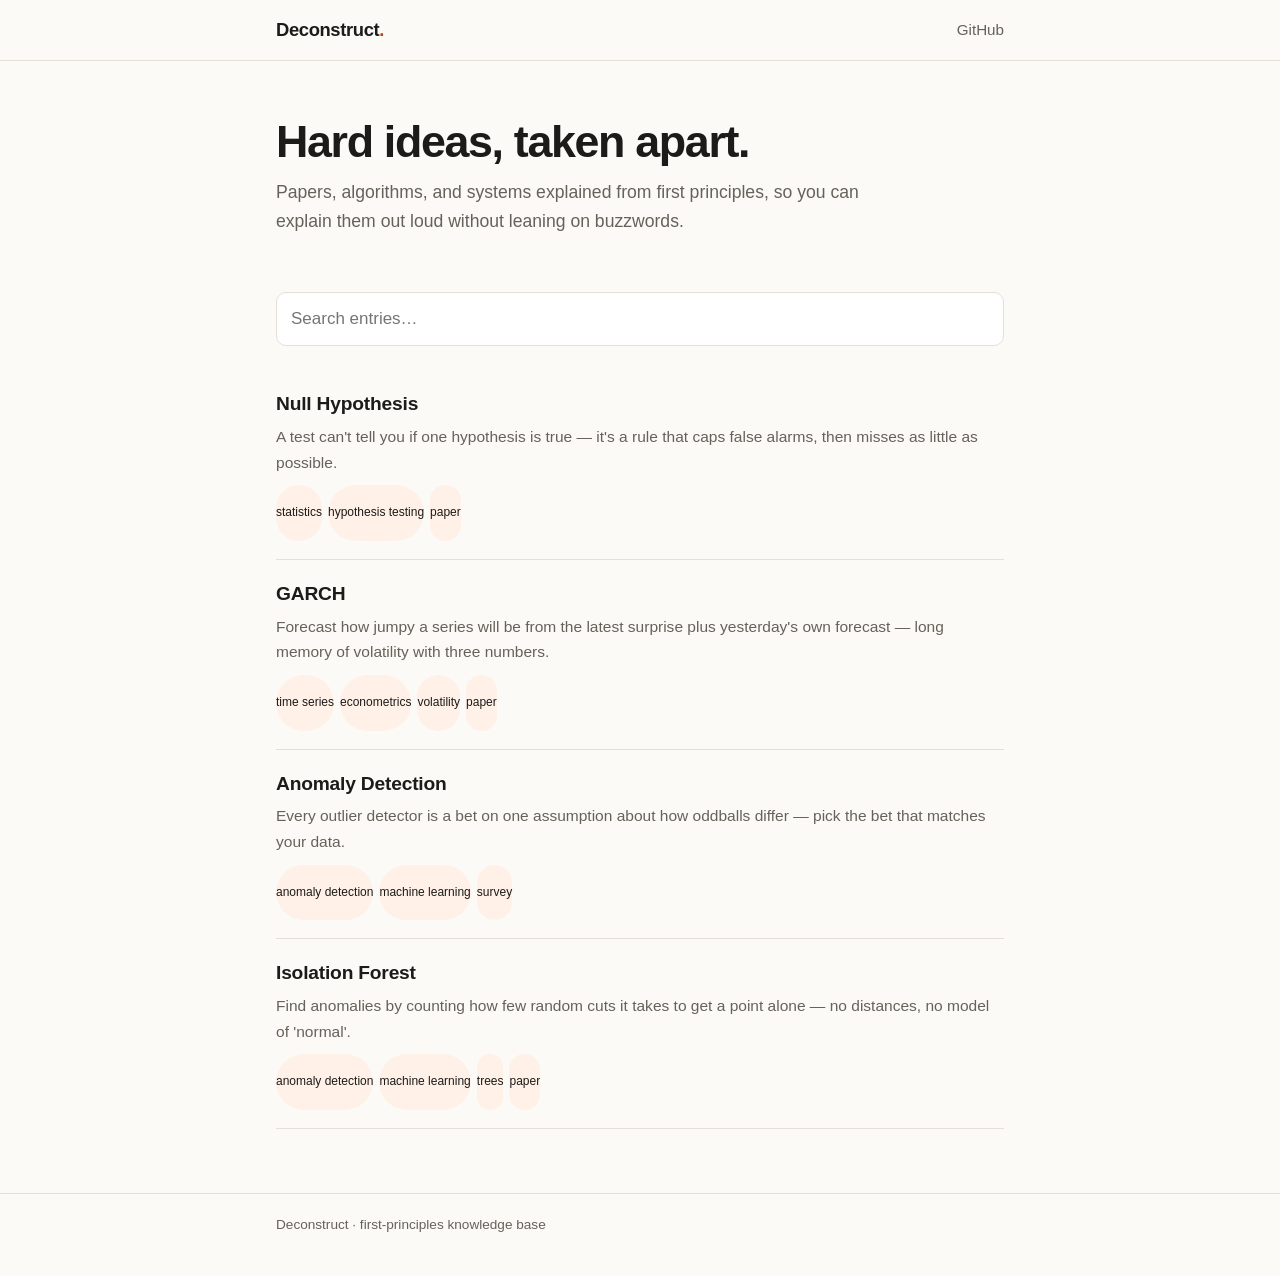
<file: index.html>
<!doctype html>
<html lang="en">
<head>
  <meta charset="utf-8">
  <meta name="viewport" content="width=device-width, initial-scale=1">
  <title>Deconstruct</title>
  <meta name="description" content="Dense technical ideas, rebuilt from first principles in plain language.">
  <link rel="stylesheet" href="assets/style.css">
</head>
<body>
  <header class="site-header">
    <div class="wrap">
      <a class="brand" href="./">Deconstruct<span>.</span></a>
      <nav><a href="https://github.com/clarkngo/deconstruct">GitHub</a></nav>
    </div>
  </header>

  <main class="wrap">
    <section class="hero">
      <h1>Hard ideas, taken apart.</h1>
      <p>Papers, algorithms, and systems explained from first principles, so you can explain them out loud without leaning on buzzwords.</p>
    </section>

    <input id="q" class="search" type="search" placeholder="Search entries…" autocomplete="off" aria-label="Search entries">
    <p id="active-tag" class="active-tag" hidden></p>
    <ul id="list" class="entry-list" aria-live="polite"></ul>
  </main>

  <footer class="site-footer">
    <div class="wrap">Deconstruct · first-principles knowledge base</div>
  </footer>

  <script>
    const list = document.getElementById('list');
    const q = document.getElementById('q');
    const activeTag = document.getElementById('active-tag');
    let entries = [];
    let tag = new URLSearchParams(location.search).get('tag') || '';

    const esc = s => String(s).replace(/[&<>"']/g, c => ({'&':'&amp;','<':'&lt;','>':'&gt;','"':'&quot;',"'":'&#39;'}[c]));
    const tagLink = t => `<a class="tag" href="?tag=${encodeURIComponent(t)}" data-tag="${esc(t)}">${esc(t)}</a>`;

    function setTag(t) {
      tag = t;
      history.replaceState(null, '', t ? `?tag=${encodeURIComponent(t)}` : location.pathname);
      render(q.value);
    }

    function render(filter = '') {
      const f = filter.trim().toLowerCase();
      activeTag.hidden = !tag;
      activeTag.innerHTML = tag ? `Tagged <span class="tag">${esc(tag)}</span> <button type="button" class="clear">Clear</button>` : '';
      const shown = entries.filter(e =>
        (!tag || (e.tags || []).includes(tag)) &&
        (!f || [e.title, e.summary, ...(e.tags || [])].join(' ').toLowerCase().includes(f)));
      list.innerHTML = shown.length ? shown.map(e => `
        <li>
          <a href="entry.html?e=${encodeURIComponent(e.slug)}">
            <h2>${esc(e.title)}</h2>
            <p>${esc(e.summary)}</p>
          </a>
          <div class="tags">${(e.tags || []).map(tagLink).join('')}</div>
        </li>`).join('')
        : `<li class="empty">No entries match${tag ? ` the tag “${esc(tag)}”` : ''}${f ? ` “${esc(filter)}”` : ''}.</li>`;
    }

    fetch('entries.json')
      .then(r => r.json())
      .then(data => {
        entries = data.sort((a, b) => (b.date || '').localeCompare(a.date || ''));
        render();
      })
      .catch(() => { list.innerHTML = '<li class="empty">Couldn’t load entries.</li>'; });

    q.addEventListener('input', () => render(q.value));
    list.addEventListener('click', ev => {
      const t = ev.target.closest('a[data-tag]');
      if (t) { ev.preventDefault(); setTag(t.dataset.tag); }
    });
    activeTag.addEventListener('click', ev => {
      if (ev.target.closest('.clear')) setTag('');
    });
  </script>
</body>
</html>
</file>
<file: assets/style.css>
:root {
  --bg: #fbfaf7;
  --surface: #ffffff;
  --text: #1c1b19;
  --muted: #66625a;
  --border: #e4e0d8;
  --accent: #c2410c;
  --accent-soft: #fff1e8;
  --note-bg: #eef4ff;
  --note-border: #3b6fd8;
  --code-bg: #f3f1ec;
  --maxw: 760px;
}
@media (prefers-color-scheme: dark) {
  :root:not([data-theme="light"]) {
    --bg: #141412;
    --surface: #1c1c1a;
    --text: #ecebe6;
    --muted: #a19d94;
    --border: #2f2e2a;
    --accent: #fb8a4c;
    --accent-soft: #2a1d15;
    --note-bg: #17213a;
    --note-border: #6f9bf0;
    --code-bg: #24231f;
  }
}
:root[data-theme="dark"] {
  --bg: #141412;
  --surface: #1c1c1a;
  --text: #ecebe6;
  --muted: #a19d94;
  --border: #2f2e2a;
  --accent: #fb8a4c;
  --accent-soft: #2a1d15;
  --note-bg: #17213a;
  --note-border: #6f9bf0;
  --code-bg: #24231f;
}

* { box-sizing: border-box; }
html { -webkit-text-size-adjust: 100%; }
body {
  margin: 0;
  background: var(--bg);
  color: var(--text);
  font: 17px/1.65 -apple-system, BlinkMacSystemFont, "Segoe UI", Inter, Roboto, sans-serif;
}
a { color: var(--accent); }
.wrap { max-width: var(--maxw); margin: 0 auto; padding: 0 16px; }

/* Header */
.site-header { border-bottom: 1px solid var(--border); }
.site-header .wrap { display: flex; align-items: center; justify-content: space-between; height: 60px; }
.brand { font-weight: 800; letter-spacing: -0.02em; font-size: 1.15rem; color: var(--text); text-decoration: none; }
.brand span { color: var(--accent); }
.site-header nav a { color: var(--muted); text-decoration: none; font-size: 0.95rem; }
.site-header nav a:hover { color: var(--text); }

/* Home */
.hero { padding: 56px 0 28px; }
.hero h1 { font-size: clamp(2rem, 6vw, 2.8rem); line-height: 1.1; letter-spacing: -0.03em; margin: 0 0 12px; }
.hero p { color: var(--muted); margin: 0; font-size: 1.1rem; max-width: 34em; }
.search {
  width: 100%; margin: 28px 0 8px; padding: 12px 14px;
  font: inherit; color: var(--text); background: var(--surface);
  border: 1px solid var(--border); border-radius: 10px;
}
.search:focus { outline: 2px solid var(--accent); outline-offset: 1px; }
.entry-list { list-style: none; padding: 0; margin: 16px 0 64px; }
.entry-list li { border-bottom: 1px solid var(--border); }
.entry-list a { display: block; padding: 18px 0; text-decoration: none; color: var(--text); }
.entry-list a:hover h2 { color: var(--accent); }
.entry-list h2 { margin: 0 0 4px; font-size: 1.2rem; letter-spacing: -0.01em; }
.entry-list p { margin: 0; color: var(--muted); font-size: 0.97rem; }
.tags { display: flex; flex-wrap: wrap; gap: 6px; margin-top: 8px; }
.entry-list .tags { margin: -8px 0 18px; }
.tag { font-size: 0.75rem; padding: 2px 8px; border-radius: 999px; background: var(--accent-soft); color: var(--accent); text-decoration: none; }
a.tag:hover { outline: 1px solid var(--accent); }
.active-tag { display: flex; align-items: center; gap: 8px; color: var(--muted); font-size: 0.9rem; margin: 8px 0 0; }
.active-tag[hidden] { display: none; }
.active-tag .clear { font: inherit; font-size: 0.85rem; color: var(--accent); background: none; border: 0; padding: 0; cursor: pointer; text-decoration: underline; }
.empty { color: var(--muted); padding: 24px 0; }

/* Entry */
.entry { padding: 40px 0 80px; }
.entry .crumb { font-size: 0.9rem; margin-bottom: 20px; display: inline-block; text-decoration: none; color: var(--muted); }
.entry .crumb:hover { color: var(--text); }
.entry h1 { font-size: clamp(1.9rem, 5.5vw, 2.5rem); line-height: 1.15; letter-spacing: -0.03em; margin: 0 0 20px; }
.entry h2 { font-size: 1.35rem; letter-spacing: -0.01em; margin: 40px 0 12px; }
.entry h3 { font-size: 1.1rem; margin: 28px 0 8px; }
.entry hr { border: 0; border-top: 1px solid var(--border); margin: 36px 0; }
.entry li { margin: 6px 0; }
.entry strong { font-weight: 650; }
.entry blockquote {
  margin: 20px 0; padding: 14px 18px; border-left: 4px solid var(--border);
  background: var(--surface); border-radius: 0 10px 10px 0;
}
.entry blockquote p { margin: 6px 0; }
.entry blockquote.pitch { border-left-color: var(--accent); background: var(--accent-soft); font-size: 1.05rem; }
.entry blockquote.note { border-left-color: var(--note-border); background: var(--note-bg); }
.entry code { font: 0.88em ui-monospace, SFMono-Regular, Menlo, monospace; background: var(--code-bg); padding: 1px 5px; border-radius: 5px; }
.entry pre { background: var(--code-bg); padding: 14px 16px; border-radius: 10px; overflow-x: auto; }
.entry pre code { background: none; padding: 0; }
.entry table { border-collapse: collapse; width: 100%; display: block; overflow-x: auto; font-size: 0.95rem; }
.entry th, .entry td { border: 1px solid var(--border); padding: 8px 10px; text-align: left; }
.entry img { max-width: 100%; }
.connections { margin-top: 48px; padding-top: 8px; border-top: 1px solid var(--border); }
.connections h2 { font-size: 1.1rem; margin: 24px 0 12px; }
.connections dl { margin: 0 0 16px; display: grid; grid-template-columns: max-content 1fr; gap: 8px 20px; }
.connections dt { color: var(--muted); font-size: 0.9rem; }
.connections dd { margin: 0; display: flex; flex-wrap: wrap; gap: 4px 14px; }
.connections .unwritten { color: var(--muted); border-bottom: 1px dashed var(--border); cursor: help; }
@media (max-width: 480px) { .connections dl { grid-template-columns: 1fr; gap: 2px; } .connections dd { margin-bottom: 10px; } }
.entry .source { color: var(--muted); font-size: 0.9rem; }

.site-footer { border-top: 1px solid var(--border); color: var(--muted); font-size: 0.85rem; padding: 20px 0 40px; }
</file>
